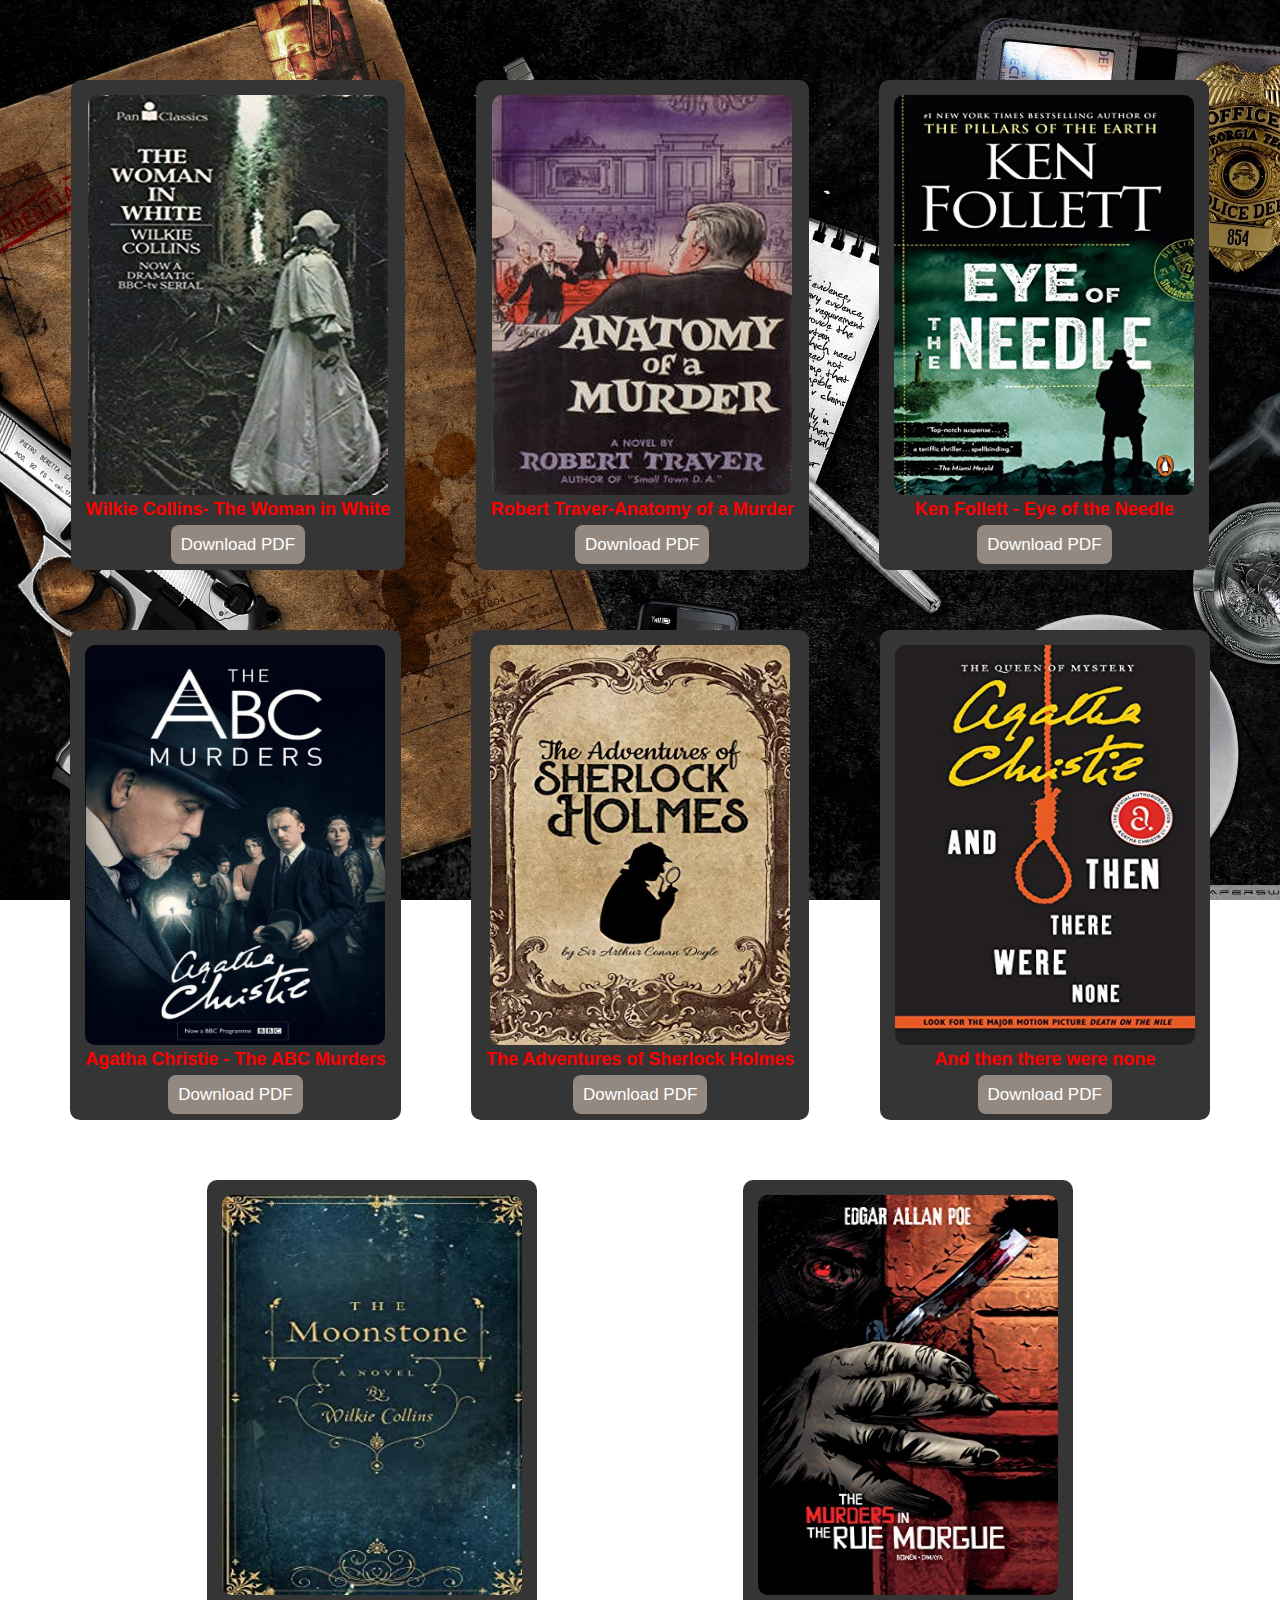
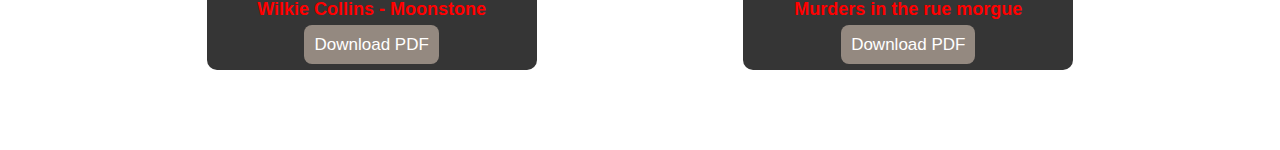
<file: project/detective/detective.html>
<!DOCTYPE html>
<html lang="en">
<head>
    <meta charset="UTF-8">
    <meta http-equiv="X-UA-Compatible" content="IE=edge">
    <meta name="viewport" content="width=device-width, initial-scale=1.0">
    <title>Detective</title>
    <link rel="stylesheet" href="./css/style.css">
</head>
<body>

    <div class="general">

        <div class="item_1 items">
                <img src="./img/the-woman-in-white.jpg" class="books">
                
                <h4>Wilkie Collins- The Woman in White
                </h4>
                
                <a href="./book/the-woman-in-white.pdf" download target="_blank">Download PDF</a> 
        </div>


        <div class="item_2 items">
                <img src="./img/anatomy-murder.jpg" class="books">
                <h4>Robert Traver-Anatomy of a Murder</h4>
                <a href="./book/lm-Anatomy-of-a-Murder.pdf" download target="_blank" >Download PDF</a> 
        </div>

        
      
        <div class="item_3 items">
                <img src="./img/eye-of-needle.jpg" class="books">
                <h4>Ken Follett - Eye of the Needle</h4>
                <a href="./book/Eye-of-the-Needle.pdf" download target="_blank">Download PDF</a> 
        </div>


        
        <div class="item_4 items">
            <img src="./img/abc.jpg" class="books">
            <h4>Agatha Christie - The ABC Murders </h4>
            <a href="./book/abc.pdf" download target="_blank" >Download PDF</a> 
        </div>      

        <div class="item_5 items">
            <img src="./img/adventure-sherlock.jpg" class="books">
            <h4>The Adventures of Sherlock Holmes </h4>
            <a href="./book/the-adventures-of-sherlock-homles.pdf" download target="_blank" >Download PDF</a> 
         </div>

        <div class="item_6 items">
            <img src="./img/there-were-none.jpg" class="books">
            <h4>And then there were none</h4>
            <a href="./book/And-Then-There-Were-None.pdf" download target="_blank" >Download PDF</a> 
        </div>

        <div class="item_7 items">
            <img src="./img/the-moonstone.jpg" class="books">
            <h4>Wilkie Collins - Moonstone </h4>
            <a href="./book/the_moonstone.pdf" download target="_blank" >Download PDF</a> 
        </div>

        <div class="item_8 items">
            <img src="./img/the-murdes.jpg" class="books">
            <h4>Murders in the rue morgue</h4>
            <a href="./book/the-murdes.pdf" download target="_blank" >Download PDF</a> 
        </div>



    </div>
    
</body>
</html>
</file>
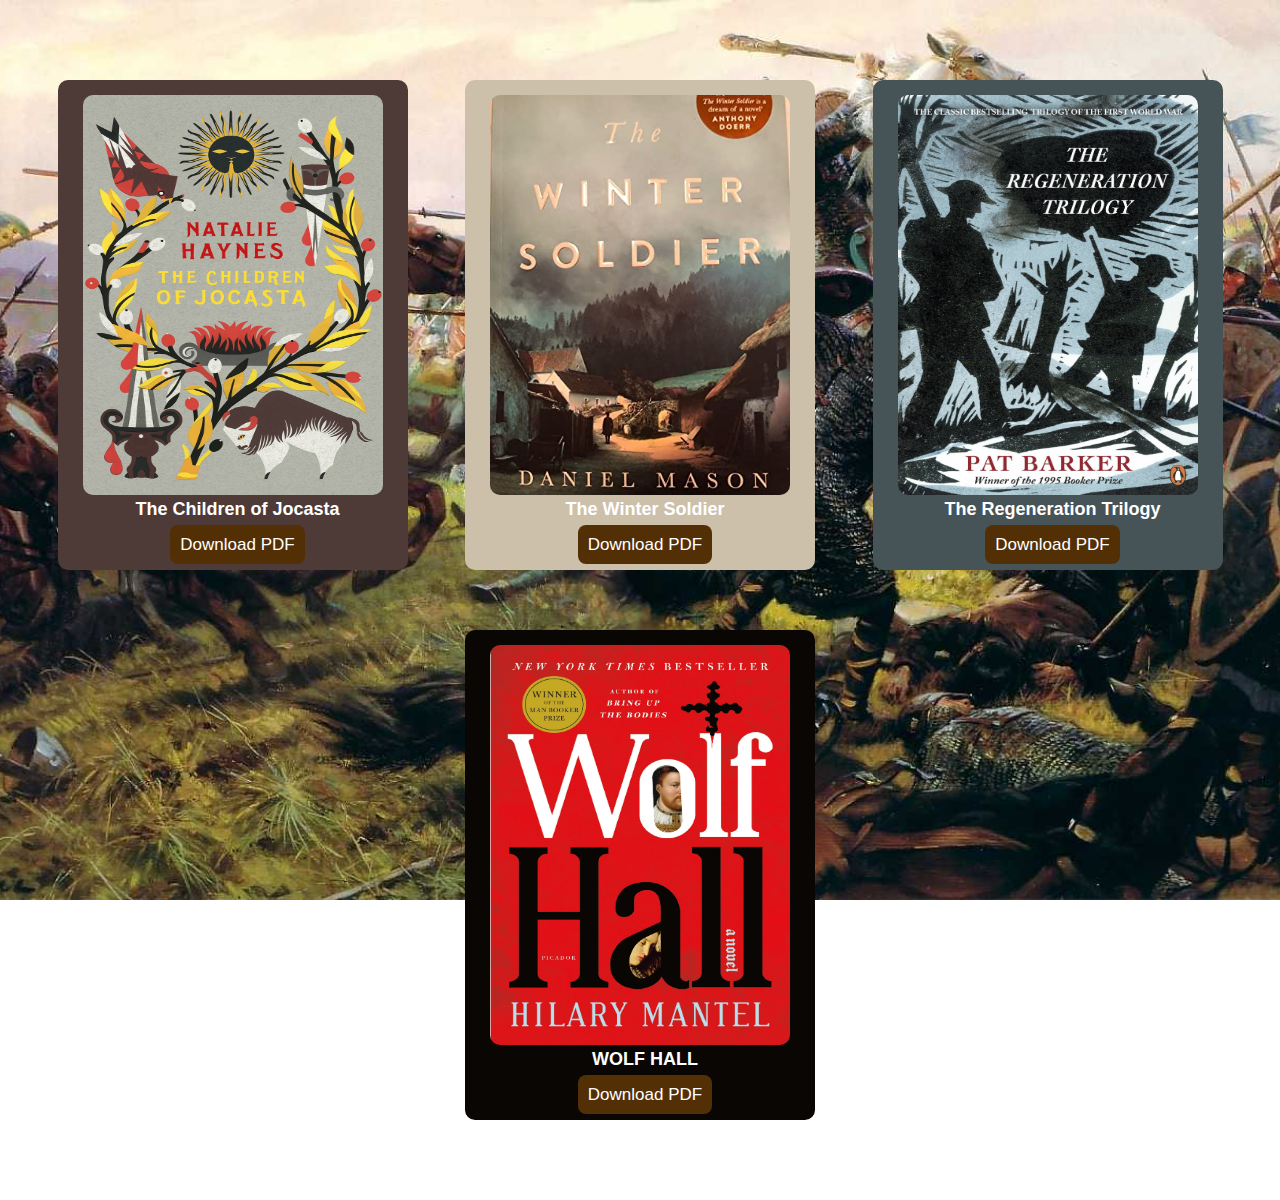
<file: project/historical/historical.html>
<!DOCTYPE html>
<html lang="en">
<head>
    <meta charset="UTF-8">
    <meta http-equiv="X-UA-Compatible" content="IE=edge">
    <meta name="viewport" content="width=device-width, initial-scale=1.0">
    <title>Historical</title>
    <link rel="stylesheet" href="./css/style.css">
</head>
<body>

    <div class="general">

        <div class="item_1 items">
                <img src="./img/the-childer-jocasta.jpg" class="hist">
                <h4>The Children of Jocasta</h4>
                <a href="./book/The Children of Jocasta by Natalie Haynes.pdf" download target="_blank">Download PDF</a> 
        </div>


        <div class="item_2 items">
                <img src="./img/the-winter-soldier.jpg" class="hist">
                <h4>The Winter Soldier</h4>
                <a href="./book/the-winter-soldier.pdf" download target="_blank" >Download PDF</a> 
        </div>

        
      
        <div class="item_3 items">
                <img src="./img/the-regeneration-trilogy.jpg" class="hist">
                <h4>The Regeneration Trilogy</h4>
                <a href="./book/The_Regeneration_Trilogy_-_Pat_Barker.pdf" download target="_blank">Download PDF</a> 
        </div>


        
        <div class="item_4 items">
                <img src="./img/wolf-hall.jpg" class="hist">
                <h4>WOLF HALL</h4>
                <a href="./book/wolf-hall.pdf" download target="_blank">Download PDF</a> 
        </div>

    </div>
    
</body>
</html>
</file>
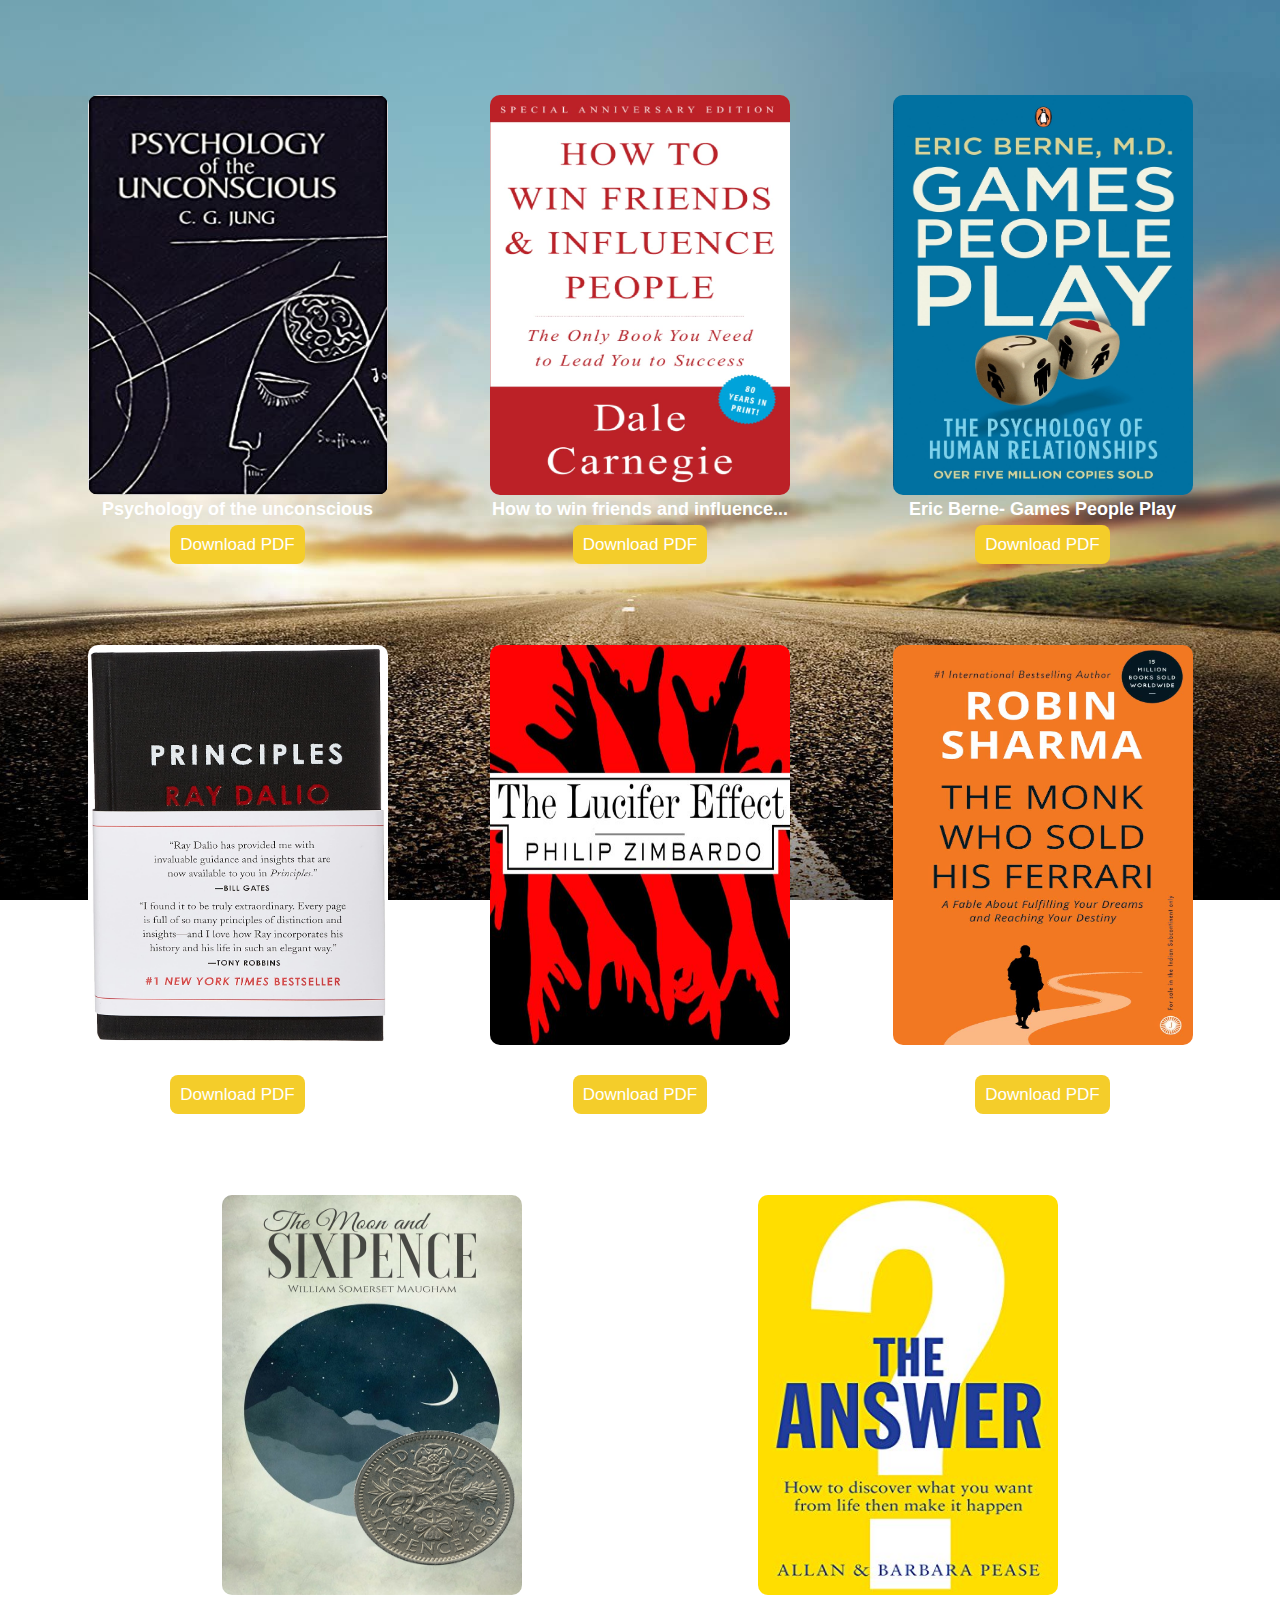
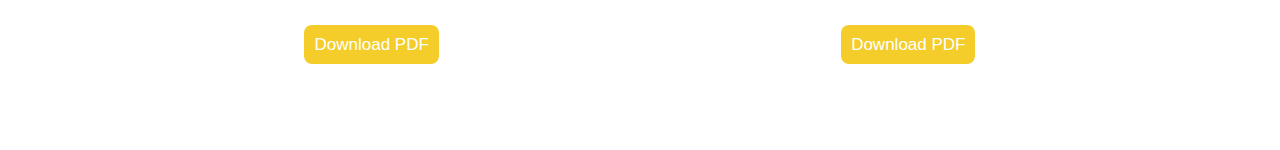
<file: project/motivation/motivation.html>
<!DOCTYPE html>
<html lang="en">
<head>
    <meta charset="UTF-8">
    <meta http-equiv="X-UA-Compatible" content="IE=edge">
    <meta name="viewport" content="width=device-width, initial-scale=1.0">
    <title>Motivation</title>
    <link rel="stylesheet" href="./css/style.css">
</head>
<body>
    
    <div class="general">

        <div class="item_1 items">
                <img src="./img/psychology.jpg" class="books">
                
                <h4>Psychology of the unconscious</h4>
                
                <a href="./book/psychology.pdf" download target="_blank">Download PDF</a> 
        </div>


        <div class="item_2 items">
                <img src="./img/how-to-win.jpg" class="books">
                <h4>How to win friends and influence...</h4>
                <a href="./book/how-to-win.pdf" download target="_blank" >Download PDF</a> 
        </div>

        
      
        <div class="item_3 items">
                <img src="./img/games-people-play.jpg" class="books">
                <h4>Eric Berne- Games People Play</h4>
               
                <a href="./book/games-people-play.pdf" download target="_blank">Download PDF</a> 
        </div>


        
        <div class="item_4 items">
            <img src="./img/principles.jpg" class="books">
            <h4>RAY DALIO- PRINCIPLES</h4>
            <a href="./book/principles.pdf" download target="_blank" >Download PDF</a> 
        </div>      

        <div class="item_5 items">
            <img src="./img/the-lucifer-effect.jpg" class="books">
            <h4>THE LUCIFER EFFECT</h4>
            
            <a href="./book/the-lucifer-effect.pdf" download target="_blank" >Download PDF</a> 
         </div>

        <div class="item_6 items">
            <img src="./img/the-monk-who-sold-ferrari.jpg" class="books">
            <h4>The Monk Who Sold His Ferrari
            </h4>
            <a href="./book/The-Monk-Who-Sold-His-Ferrari.pdf" download target="_blank" >Download PDF</a> 
        </div>

        <div class="item_7 items">
            <img src="./img/the-moon-and-sixpence.jpg" class="books">
            <h4>The moon and six pens</h4>
            <a href="./book/the-moon-and-sixpence.pdf" download target="_blank" >Download PDF</a> 
        </div>

        <div class="item_8 items">
            <img src="./img/the-answer.jpg" class="books">
            <h4>The answer</h4>
            <a href="./book/the-answer.pdf" download target="_blank" >Download PDF</a> 
        </div>



    </div>

</body>
</html>
</file>
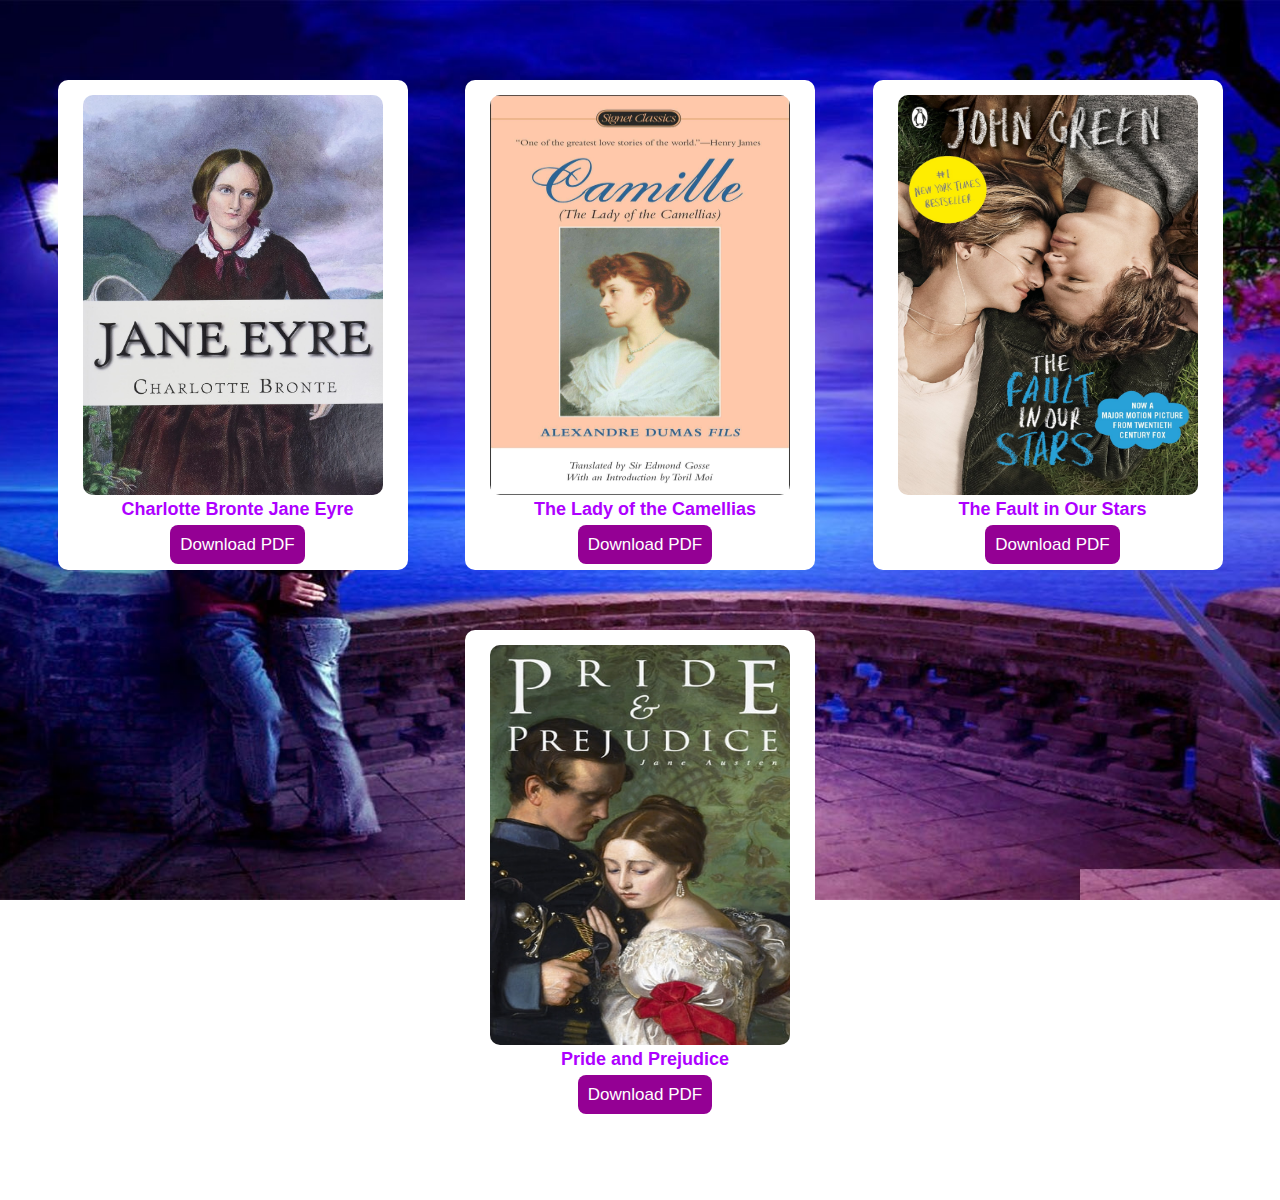
<file: project/romance/romance.html>
<!DOCTYPE html>
<html lang="en">
<head>
    <meta charset="UTF-8">
    <meta http-equiv="X-UA-Compatible" content="IE=edge">
    <meta name="viewport" content="width=device-width, initial-scale=1.0">
    <link rel="stylesheet" href="./css/style.css">
    <title>Romance</title>
</head>
<body>
    
    <div class="general">

        <div class="item_1 items">
                <img src="./img/jene-eyre.jpg" class="jene-eyre">
                <h4>Charlotte Bronte Jane Eyre
                </h4>
                <a href="./book/Jane-Eyre.pdf" download target="_blank">Download PDF</a> 
        </div>


        <div class="item_2 items">
                <img src="./img/camellias.jpg" class="camellias">
                <h4>The Lady of the Camellias</h4>
                <a href="./book/TheLadyoftheCamellias_10175789.pdf" download target="_blank" >Download PDF</a> 
        </div>

        
      
        <div class="item_3 items">
                <img src="./img/stars.jpg" class="stars">
                <h4>The Fault in Our Stars</h4>
                <a href="./book/The-Fault-in-Our-Stars.pdf" download target="_blank">Download PDF</a> 
        </div>


        
        <div class="item_4 items">
                <img src="./img/pride-prejudice.jpg" class="stars">
                <h4>Pride and Prejudice</h4>
                <a href="./book/pride-and-prejudice.pdf" download target="_blank">Download PDF</a> 
        </div>

    </div>

</body>
</html>
</file>
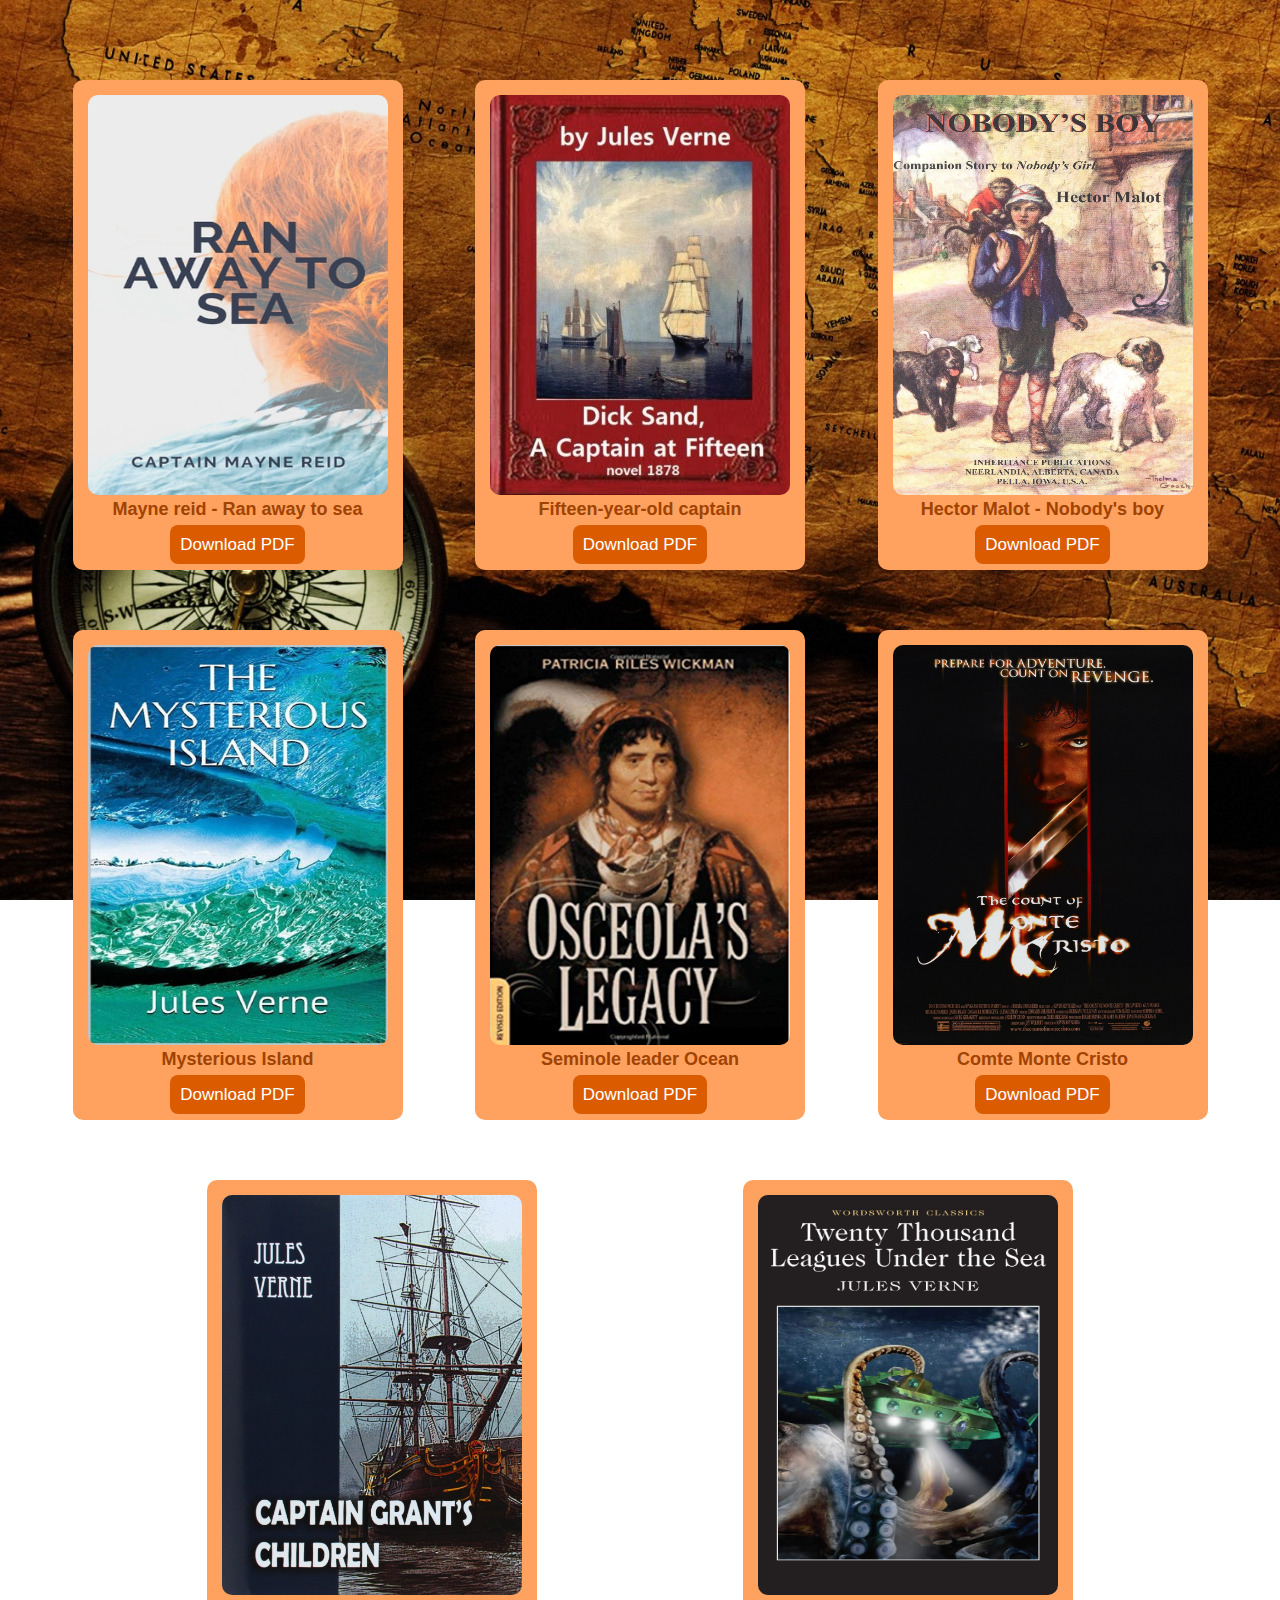
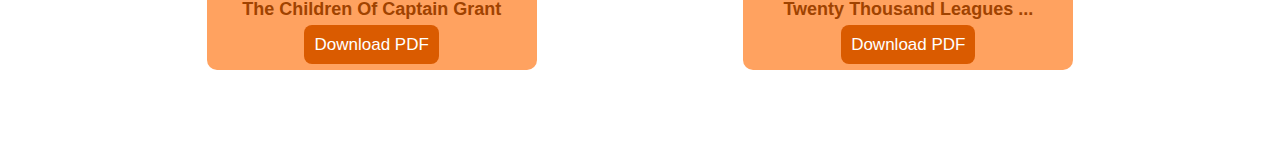
<file: project/detective/adventure/adventure.html>
<!DOCTYPE html>
<html lang="en">
<head>
    <meta charset="UTF-8">
    <meta http-equiv="X-UA-Compatible" content="IE=edge">
    <meta name="viewport" content="width=device-width, initial-scale=1.0">
    <title>Adventure</title>
    <link rel="stylesheet" href="./css/style.css">
</head>
<body>

    <div class="general">

        <div class="item_1 items">
                <img src="./img/ran-away-to-sea.jpg" class="ran-away">
                
                <h4>Mayne reid - Ran away to sea</h4>
                
                <a href="./book/Reid_Mayne_Ran_Away_to_Sea.pdf" download target="_blank">Download PDF</a> 
        </div>


        <div class="item_2 items">
                <img src="./img/a-capitan-at-fifteen.jpg" class="fifteen">
                <h4>Fifteen-year-old captain</h4>
                <a href="./book/dick-sand-a-captain-at-fifteen.pdf" download target="_blank" >Download PDF</a> 
        </div>

        
      
        <div class="item_3 items">
                <img src="./img/nobody-boy.jpeg" class="nobody">
                <h4>Hector Malot - Nobody's boy</h4>
                <a href="./book/nobody's_boy_by_hector_malot.pdf" download target="_blank">Download PDF</a> 
        </div>


        
        <div class="item_4 items">
            <img src="./img/the-mysterious-island.jpg" class="mysterious-island">
            <h4>Mysterious Island</h4>
            <a href="./book/the-mysterious-island.pdf" download target="_blank" >Download PDF</a> 
        </div>      

        <div class="item_5 items">
            <img src="./img/osceolas-legacy.png" class="seminole-leader">
            <h4>Seminole leader Ocean</h4>
            <a href="./book/osceola_the_seminole.pdf" download target="_blank" >Download PDF</a> 
         </div>

        <div class="item_6 items">
            <img src="./img/the-count.jpg" class="monte-cristo">
            <h4>Comte Monte Cristo </h4>
            <a href="./book/the_count_of_monte_cristo.pdf" download target="_blank" >Download PDF</a> 
        </div>

        <div class="item_7 items">
            <img src="./img/captain-grants-children.jpg" class="monte-cristo">
            <h4>The Children Of Captain Grant</h4>
            <a href="./book/the-children-of-captain.pdf" download target="_blank" >Download PDF</a> 
        </div>

        <div class="item_8 items">
            <img src="./img/twenty-thousand.jpg" class="monte-cristo">
            <h4>Twenty Thousand Leagues ...</h4>
            <a href="./book/twenty-thousand-leagues.pdf" download target="_blank" >Download PDF</a> 
        </div>



    </div>
    
</body>
</html>
</file>
<file: project/detective/css/style.css>
* {
    margin: 0;
    padding: 0;
    box-sizing: border-box;
    font-family: sans-serif;
}

a {
    text-decoration: none;
}

ul, ol {
    list-style-type: none;
}

img {
    max-width: 100%;
}

::-webkit-scrollbar{
    width: 10px;   
}

::-webkit-scrollbar-thumb{
    background: white;
    border-radius: 6px; 
}


body {
    font-family: 'Lato', sans-serif;
    background-image: url(../img/back.jpg);
    background-position: center;
    background-repeat: no-repeat;
    background-size: cover;
    background-attachment: fixed;
}

  .general {
    display: flex;
    justify-content: space-evenly;
    align-items: center;
    vertical-align: middle;
    margin: 50px auto;
    flex-wrap: wrap;
  }

  .books {
      width: 300px;
      height: 400px;
      border-radius: 10px;
  }

  .items {
      padding: 15px;
      margin: 30px 0;
  }

  .item_1 {
    background-color:  #353535;
    border-radius: 10px;
    text-align: center;
}

  .item_2 {
      background-color:  #353535;
      border-radius: 10px;
      text-align: center;
  }

  .item_3 {
    background-color:  #353535;
    border-radius: 10px;
    text-align: center;
}

  .item_4 {
    background-color: #353535;
    border-radius: 10px;
    text-align: center;
}

.item_5{
  background-color: #353535;
  border-radius: 10px;
  text-align: center;
}

.item_6 {
  background-color: #353535;
  border-radius: 10px;
  text-align: center;
}

.item_7 {
  background-color: #353535;
  border-radius: 10px;
  text-align: center;
}

.item_8 {
  background-color: #353535;
  border-radius: 10px;
  text-align: center;
}


.items a {
    
  padding: 10px;
  border-radius: 8px;
  border: white;
  background-color: #948980;
  color: white;
  font-family: -apple-system, BlinkMacSystemFont, 'Segoe UI', Roboto, Oxygen, Ubuntu, Cantarell, 'Open Sans', 'Helvetica Neue', sans-serif;
  font-size: 17px;
  transition: all 0.4s ease;
  cursor: pointer;
}

.items a:hover {
    background-color: white;
    color: #353535;
    border: 1px solid rgb(255, 255, 255);
}

.items h4 {
    font-size: 18px;
    color: #ff0000;
    margin-bottom: 15px;
}
</file>
<file: project/historical/css/style.css>
* {
    margin: 0;
    padding: 0;
    box-sizing: border-box;
    font-family: sans-serif;
}

a {
    text-decoration: none;
}

ul, ol {
    list-style-type: none;
}

img {
    max-width: 100%;
}

::-webkit-scrollbar{
  width: 10px;   
}

::-webkit-scrollbar-thumb{
  background: white;
  border-radius: 6px; 
}


body {
    font-family: 'Lato', sans-serif;
    background-image: url(../img/back.jpg);
    background-position: center;
    background-repeat: no-repeat;
    background-size: cover;
    background-attachment: fixed;
}

  .general {
    display: flex;
    justify-content: space-evenly;
    align-items: center;
    vertical-align: middle;
    margin: 50px auto;
    flex-wrap: wrap;
  }

  .hist {
      width: 300px;
      height: 400px;
      border-radius: 10px;
      margin-right: 10px;
  }

  .items {
      padding: 15px 15px 15px 25px;
      margin: 30px 0;
  }

  .item_1 {
    background-color: #4e3b37;
    border-radius: 10px;
    text-align: center;
}

  .item_2 {
      background-color: #cdc0aa;
      border-radius: 10px;
      text-align: center;
  }

  .item_3 {
    background-color: #475457;
    border-radius: 10px;
    text-align: center;
}

    .item_4 {
    background-color: #0a0603;
    border-radius: 10px;
    text-align: center;
}


.items a {
    
  padding: 10px;
  border-radius: 8px;
  border: white;
  background-color: #532f06;
  color: white;
  font-family: -apple-system, BlinkMacSystemFont, 'Segoe UI', Roboto, Oxygen, Ubuntu, Cantarell, 'Open Sans', 'Helvetica Neue', sans-serif;
  font-size: 17px;
  transition: all 0.4s ease;
  cursor: pointer;
}

.items a:hover {
    background-color: white;
    color: #3a1f00;
    border: 1px solid rgb(0, 0, 0);
}

.items h4 {
    font-size: 18px;
    color: white;
    margin-bottom: 15px;
}
</file>
<file: project/motivation/css/style.css>
* {
    margin: 0;
    padding: 0;
    box-sizing: border-box;
    font-family: sans-serif;
}

a {
    text-decoration: none;
}

ul, ol {
    list-style-type: none;
}

img {
    max-width: 100%;
}

::-webkit-scrollbar{
    width: 10px;   
}

::-webkit-scrollbar-thumb{
    background: white;
    border-radius: 6px; 
}


body {
    font-family: 'Lato', sans-serif;
    background-image: url(../img/back.jpg);
    background-position: center;
    background-repeat: no-repeat;
    background-size: cover;
    background-attachment: fixed;
}

  .general {
    display: flex;
    justify-content: space-evenly;
    align-items: center;
    vertical-align: middle;
    margin: 50px auto;
    flex-wrap: wrap;
  }

  .books {
      width: 300px;
      height: 400px;
      border-radius: 10px;
  }

  .items {
      padding: 15px;
      margin: 30px 0;
  }

  .item_1 {
    background-color:  transparent;
    border-radius: 10px;
    text-align: center;
}

  .item_2 {
      background-color:  transparent;
      border-radius: 10px;
      text-align: center;
  }

  .item_3 {
    background-color:  transparent;
    border-radius: 10px;
    text-align: center;
}

  .item_4 {
    background-color: transparent;
    border-radius: 10px;
    text-align: center;
}

.item_5{
  background-color: transparent;
  border-radius: 10px;
  text-align: center;
}

.item_6 {
  background-color: transparent;
  border-radius: 10px;
  text-align: center;
}

.item_7 {
  background-color: transparent;
  border-radius: 10px;
  text-align: center;
}

.item_8 {
  background-color: transparent;
  border-radius: 10px;
  text-align: center;
}


.items a {
    
  padding: 10px;
  border-radius: 8px;
  border: white;
  background-color: #f4cd2a;
  color: white;
  font-family: -apple-system, BlinkMacSystemFont, 'Segoe UI', Roboto, Oxygen, Ubuntu, Cantarell, 'Open Sans', 'Helvetica Neue', sans-serif;
  font-size: 17px;
  transition: all 0.4s ease;
  cursor: pointer;
}

.items a:hover {
    background-color: white;
    color: #f4cd2a;
    border: 1px solid rgb(255, 255, 255);
}

.items h4 {
    font-size: 18px;
    color: 	white;
    margin-bottom: 15px;
}
</file>
<file: project/romance/css/style.css>
* {
    margin: 0;
    padding: 0;
    box-sizing: border-box;
    font-family: sans-serif;
}

a {
    text-decoration: none;
}

ul, ol {
    list-style-type: none;
}

img {
    max-width: 100%;
}

::-webkit-scrollbar{
  width: 10px;   
}

::-webkit-scrollbar-thumb{
  background: white;
  border-radius: 6px; 
}


body {
    font-family: 'Lato', sans-serif;
    background-image: url(../img/back.jpg);
    background-position: center;
    background-repeat: no-repeat;
    background-size: cover;
    background-attachment: fixed;
}

  .general {
    display: flex;
    justify-content: space-evenly;
    align-items: center;
    vertical-align: middle;
    margin: 50px auto;
    flex-wrap: wrap;
  }

  .stars {
      width: 300px;
      height: 400px;
      border-radius: 10px;
      margin-right: 10px;
  }

  .camellias {
    width: 300px;
    height: 400px;
    border-radius: 10px;
    margin-right: 10px;
  }

  .jene-eyre {
    width: 300px;
    height: 400px;
    border-radius: 10px;
    margin-right: 10px;
  }

  .items {
      padding: 15px 15px 15px 25px;
      margin: 30px 0;
  }

  .item_1 {
    background-color: white;
    border-radius: 10px;
    text-align: center;
}

  .item_2 {
      background-color: white;
      border-radius: 10px;
      text-align: center;
  }

  .item_3 {
    background-color: white;
    border-radius: 10px;
    text-align: center;
}

    .item_4 {
    background-color: white;
    border-radius: 10px;
    text-align: center;
}


.items a {
    
  padding: 10px;
  border-radius: 8px;
  border: white;
  background-color: rgb(148, 0, 148);
  color: white;
  font-family: -apple-system, BlinkMacSystemFont, 'Segoe UI', Roboto, Oxygen, Ubuntu, Cantarell, 'Open Sans', 'Helvetica Neue', sans-serif;
  font-size: 17px;
  transition: all 0.4s ease;
  cursor: pointer;
}

.items a:hover {
    background-color: white;
    color: rgb(204, 0, 255);
    border: 1px solid rgb(0, 0, 0);
}

.items h4 {
    font-size: 18px;
    color: #ae00ff;
    margin-bottom: 15px;
}
</file>
<file: project/detective/adventure/css/style.css>
* {
    margin: 0;
    padding: 0;
    box-sizing: border-box;
    font-family: sans-serif;
}

a {
    text-decoration: none;
}

ul, ol {
    list-style-type: none;
}

img {
    max-width: 100%;
}

::-webkit-scrollbar{
  width: 10px;   
}

::-webkit-scrollbar-thumb{
  background: white;
  border-radius: 6px; 
}


body {
    font-family: 'Lato', sans-serif;
    background-image: url(../img/back.jpeg);
    background-position: center;
    background-repeat: no-repeat;
    background-size: cover;
    background-attachment: fixed;
}

  .general {
    display: flex;
    justify-content: space-evenly;
    align-items: center;
    vertical-align: middle;
    margin: 50px auto;
    flex-wrap: wrap;
  }

  .ran-away {
      width: 300px;
      height: 400px;
      border-radius: 10px;
  }

  .fifteen {
    width: 300px;
    height: 400px;
    border-radius: 10px;
  }

  .nobody {
    width: 300px;
    height: 400px;
    border-radius: 10px;
  }

  .mysterious-island {
    width: 300px;
    height: 400px;
    border-radius: 10px;
  }

  .seminole-leader {
    width: 300px;
    height: 400px;
    border-radius: 10px;
  }


  .monte-cristo {
    width: 300px;
    height: 400px;
    border-radius: 10px;
  }


  .items {
      padding: 15px;
      margin: 30px 0;
  }

  .item_1 {
    background-color:  #ffa260;
    border-radius: 10px;
    text-align: center;
}

  .item_2 {
      background-color:  #ffa260;
      border-radius: 10px;
      text-align: center;
  }

  .item_3 {
    background-color:  #ffa260;
    border-radius: 10px;
    text-align: center;
}

  .item_4 {
    background-color: #ffa260;
    border-radius: 10px;
    text-align: center;
}

.item_5{
  background-color: #ffa260;
  border-radius: 10px;
  text-align: center;
}

.item_6 {
  background-color: #ffa260;
  border-radius: 10px;
  text-align: center;
}

.item_7 {
  background-color: #ffa260;
  border-radius: 10px;
  text-align: center;
}

.item_8 {
  background-color: #ffa260;
  border-radius: 10px;
  text-align: center;
}


.items a {
    
  padding: 10px;
  border-radius: 8px;
  border: white;
  background-color: #da5b00;
  color: white;
  font-family: -apple-system, BlinkMacSystemFont, 'Segoe UI', Roboto, Oxygen, Ubuntu, Cantarell, 'Open Sans', 'Helvetica Neue', sans-serif;
  font-size: 17px;
  transition: all 0.4s ease;
  cursor: pointer;
}

.items a:hover {
    background-color: white;
    color: #da5b00;
    border: 1px solid rgb(255, 255, 255);
}

.items h4 {
    font-size: 18px;
    color: #a04300;
    margin-bottom: 15px;
}
</file>
